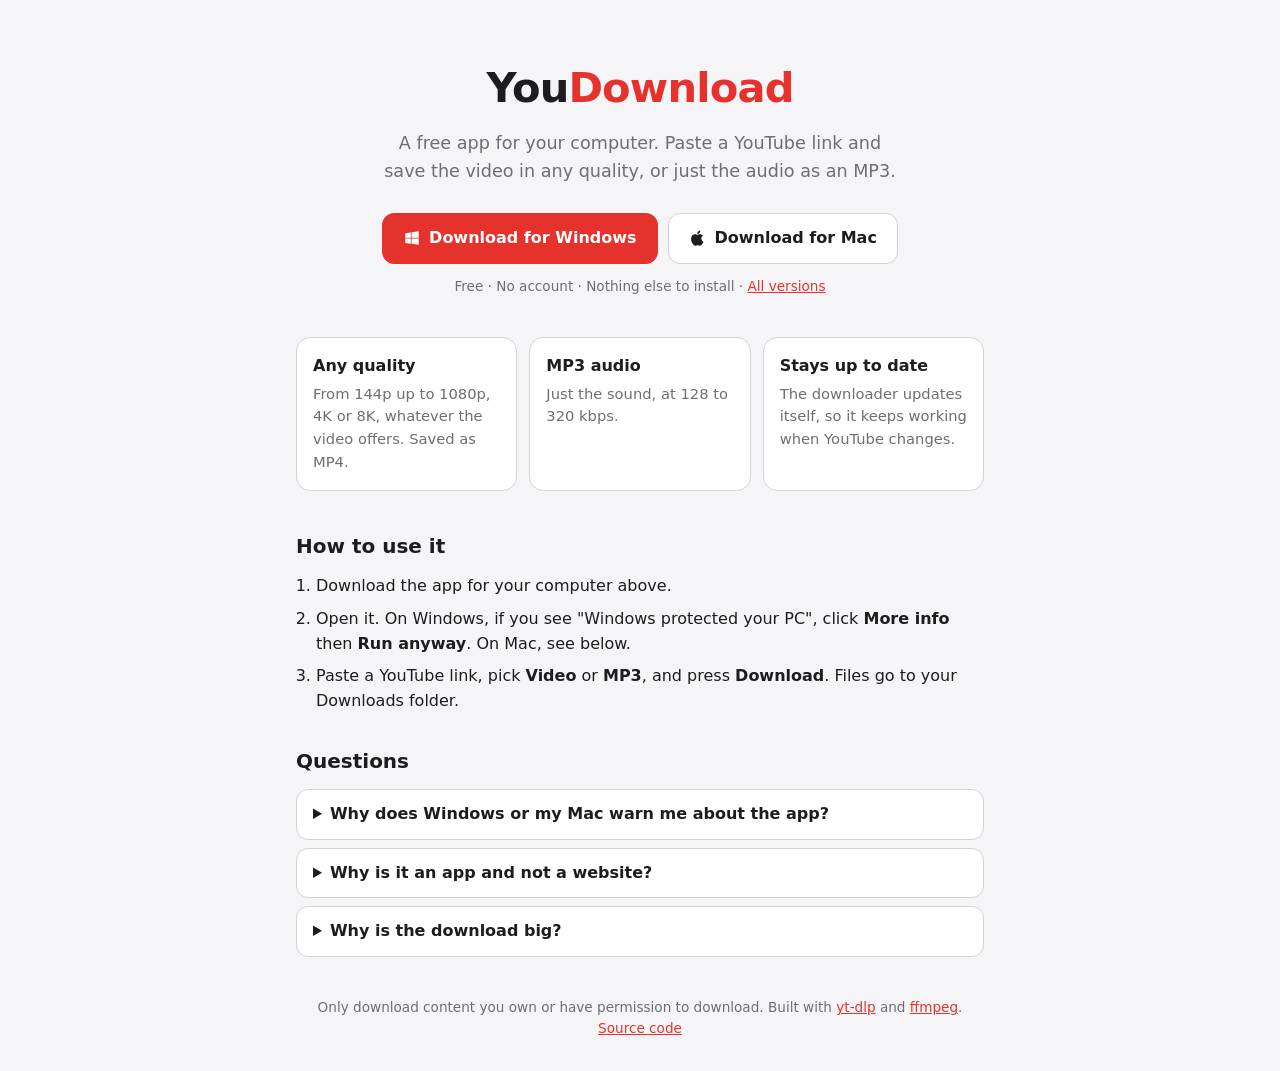
<file: index.html>
<!doctype html>
<html lang="en">
<head>
  <meta charset="utf-8">
  <meta name="viewport" content="width=device-width, initial-scale=1">
  <title>YouDownload</title>
  <meta name="description" content="A free desktop app to download YouTube videos in any quality, or as MP3.">
  <link rel="icon" href="data:image/svg+xml,<svg xmlns='http://www.w3.org/2000/svg' viewBox='0 0 100 100'><rect width='100' height='100' rx='22' fill='%23e5322d'/><path d='M50 25v38M33 47l17 17 17-17M30 76h40' stroke='white' stroke-width='9' fill='none' stroke-linecap='round' stroke-linejoin='round'/></svg>">
  <style>
    :root {
      --bg: #f5f5f7; --card: #fff; --text: #1d1d1f; --muted: #6e6e73;
      --border: #d2d2d7; --accent: #e5322d; --accent-hover: #c62a25;
    }
    @media (prefers-color-scheme: dark) {
      :root { --bg: #111113; --card: #1c1c1f; --text: #f2f2f4; --muted: #9a9aa0; --border: #34343a; }
    }
    * { box-sizing: border-box; }
    body { margin: 0; background: var(--bg); color: var(--text); font: 16px/1.55 system-ui, -apple-system, "Segoe UI", Roboto, sans-serif; }
    .wrap { max-width: 720px; margin: 0 auto; padding: 56px 16px 32px; }
    header { text-align: center; }
    h1 { margin: 0; font-size: 2.6rem; letter-spacing: -0.02em; }
    h1 span { color: var(--accent); }
    .lead { color: var(--muted); font-size: 1.1rem; margin: 10px auto 28px; max-width: 520px; }
    .buttons { display: flex; gap: 10px; justify-content: center; flex-wrap: wrap; }
    .btn {
      display: inline-flex; align-items: center; gap: 8px; padding: 12px 20px; border-radius: 12px;
      text-decoration: none; font-weight: 600; border: 1px solid var(--border); color: var(--text); background: var(--card);
    }
    .btn.primary { background: var(--accent); border-color: var(--accent); color: #fff; }
    .btn.primary:hover { background: var(--accent-hover); }
    .btn svg { width: 18px; height: 18px; }
    .small { font-size: 0.85rem; color: var(--muted); }
    .hint { margin-top: 12px; }
    a { color: var(--accent); }

    .grid { display: grid; grid-template-columns: repeat(auto-fit, minmax(200px, 1fr)); gap: 12px; margin: 40px 0; }
    .card { background: var(--card); border: 1px solid var(--border); border-radius: 14px; padding: 16px; }
    .card h3 { margin: 0 0 4px; font-size: 1rem; }
    .card p { margin: 0; color: var(--muted); font-size: 0.92rem; }

    h2 { font-size: 1.25rem; margin: 32px 0 12px; }
    ol { padding-left: 20px; margin: 0; }
    li { margin-bottom: 8px; }
    details { background: var(--card); border: 1px solid var(--border); border-radius: 12px; padding: 12px 16px; margin-bottom: 8px; }
    summary { cursor: pointer; font-weight: 600; }
    details p { margin: 8px 0 0; color: var(--muted); }
    footer { text-align: center; margin-top: 40px; }
  </style>
</head>
<body>
  <main class="wrap">
    <header>
      <h1>You<span>Download</span></h1>
      <p class="lead">A free app for your computer. Paste a YouTube link and save the video in any quality, or just the audio as an MP3.</p>
      <div class="buttons">
        <a id="win" class="btn primary" href="https://github.com/vashtag/YouDownload/releases/latest/download/YouDownload-Windows.exe">
          <svg viewBox="0 0 24 24" fill="currentColor" aria-hidden="true"><path d="M3 5.5 10.5 4.5v7H3zm0 13 7.5 1v-7H3zm8.5 1.1L21 21v-8.5h-9.5zm0-15.2V11.5H21V3z"/></svg>
          Download for Windows
        </a>
        <a id="mac" class="btn" href="https://github.com/vashtag/YouDownload/releases/latest/download/YouDownload-macOS.zip">
          <svg viewBox="0 0 24 24" fill="currentColor" aria-hidden="true"><path d="M16.4 12.6c0-2.4 2-3.6 2.1-3.7-1.2-1.7-3-1.9-3.6-2-1.5-.2-3 .9-3.8.9-.8 0-2-.9-3.3-.8-1.7 0-3.3 1-4.2 2.5-1.8 3.1-.5 7.7 1.3 10.2.9 1.2 1.9 2.6 3.2 2.6 1.3-.1 1.8-.8 3.3-.8 1.6 0 2 .8 3.3.8 1.4 0 2.3-1.3 3.1-2.5 1-1.4 1.4-2.8 1.4-2.9 0 0-2.8-1.1-2.8-4.3zM13.9 5.3c.7-.9 1.2-2 1-3.3-1 .1-2.2.7-2.9 1.5-.6.7-1.2 1.9-1 3.1 1.1.1 2.2-.6 2.9-1.3z"/></svg>
          Download for Mac
        </a>
      </div>
      <p class="small hint">Free · No account · Nothing else to install · <a href="https://github.com/vashtag/YouDownload/releases">All versions</a></p>
    </header>

    <section class="grid">
      <div class="card"><h3>Any quality</h3><p>From 144p up to 1080p, 4K or 8K, whatever the video offers. Saved as MP4.</p></div>
      <div class="card"><h3>MP3 audio</h3><p>Just the sound, at 128 to 320 kbps.</p></div>
      <div class="card"><h3>Stays up to date</h3><p>The downloader updates itself, so it keeps working when YouTube changes.</p></div>
    </section>

    <h2>How to use it</h2>
    <ol>
      <li>Download the app for your computer above.</li>
      <li>Open it. On Windows, if you see "Windows protected your PC", click <b>More info</b> then <b>Run anyway</b>. On Mac, see below.</li>
      <li>Paste a YouTube link, pick <b>Video</b> or <b>MP3</b>, and press <b>Download</b>. Files go to your Downloads folder.</li>
    </ol>

    <h2>Questions</h2>
    <details>
      <summary>Why does Windows or my Mac warn me about the app?</summary>
      <p>The app isn't signed with a paid developer certificate, so your computer doesn't recognise the publisher. On Windows click <b>More info</b>, then <b>Run anyway</b>. On Mac, unzip it, move YouDownload to Applications, then right-click it and choose <b>Open</b> (or allow it in System Settings &gt; Privacy &amp; Security). You only need to do this once.</p>
    </details>
    <details>
      <summary>Why is it an app and not a website?</summary>
      <p>YouTube doesn't allow websites to download videos from your browser. An app on your computer can, without sending anything through someone else's server.</p>
    </details>
    <details>
      <summary>Why is the download big?</summary>
      <p>It includes everything it needs (the yt-dlp downloader, ffmpeg for video and MP3 conversion, and a JavaScript engine YouTube requires), so there's nothing else to install.</p>
    </details>

    <footer class="small">Only download content you own or have permission to download. Built with <a href="https://github.com/yt-dlp/yt-dlp">yt-dlp</a> and <a href="https://ffmpeg.org/">ffmpeg</a>. <a href="https://github.com/vashtag/YouDownload">Source code</a></footer>
  </main>
  <script>
    // Put the visitor's platform first.
    if (/Mac/i.test(navigator.platform || navigator.userAgent)) {
      const win = document.getElementById("win"), mac = document.getElementById("mac");
      win.classList.remove("primary"); mac.classList.add("primary");
      mac.parentNode.insertBefore(mac, win);
    }
  </script>
</body>
</html>
</file>
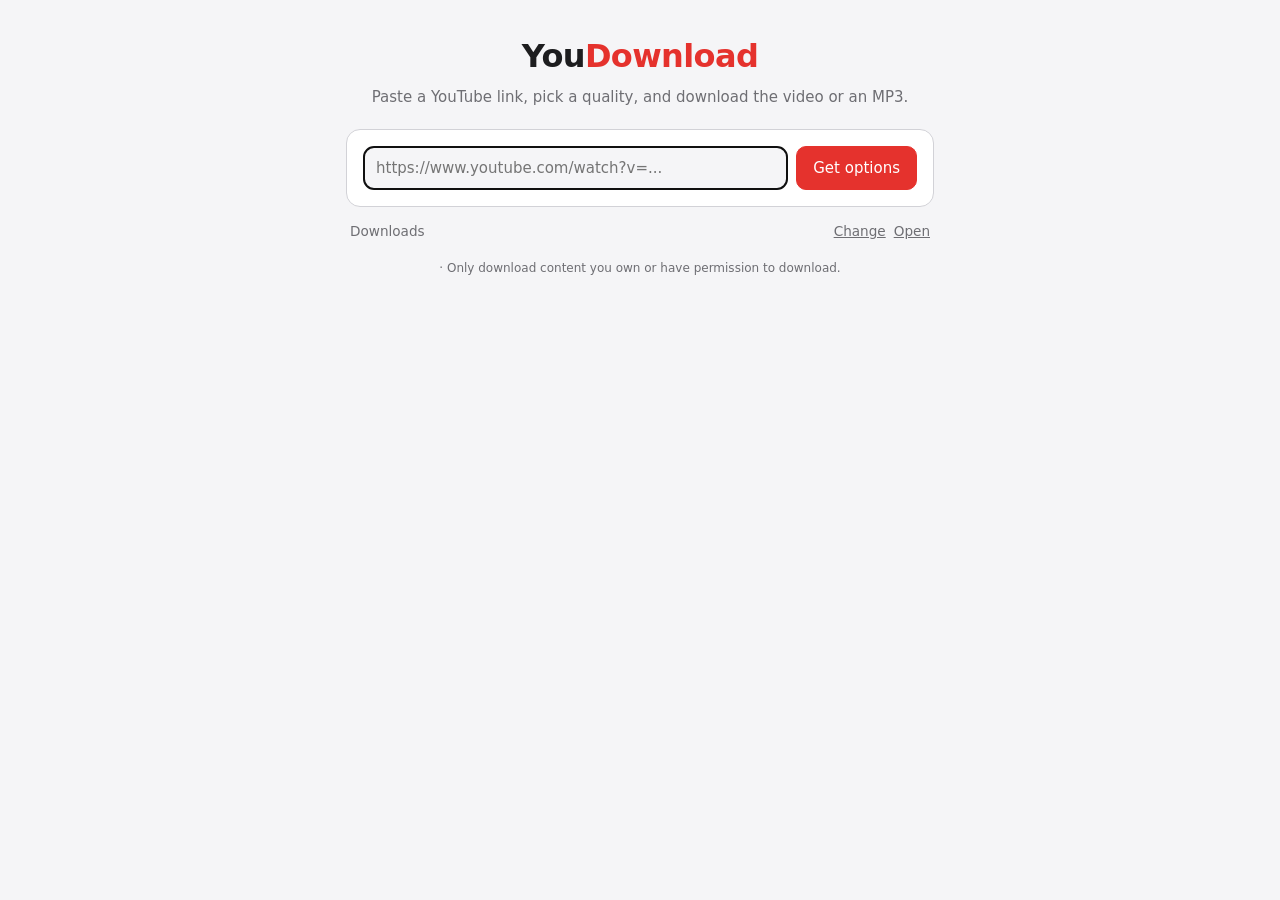
<file: youdownload/ui/index.html>
<!doctype html>
<html lang="en">
<head>
  <meta charset="utf-8">
  <meta name="viewport" content="width=device-width, initial-scale=1">
  <title>YouDownload</title>
  <style>
    :root {
      --bg: #f5f5f7;
      --card: #ffffff;
      --text: #1d1d1f;
      --muted: #6e6e73;
      --border: #d2d2d7;
      --accent: #e5322d;
      --accent-hover: #c62a25;
      --error-bg: #fdecec;
      --ok: #1f9d55;
      --ok-bg: #e8f6ee;
    }
    @media (prefers-color-scheme: dark) {
      :root {
        --bg: #111113;
        --card: #1c1c1f;
        --text: #f2f2f4;
        --muted: #9a9aa0;
        --border: #34343a;
        --error-bg: #3a1c1c;
        --ok-bg: #16301f;
      }
    }
    * { box-sizing: border-box; }
    html, body { margin: 0; background: var(--bg); color: var(--text); }
    body { font: 15px/1.5 system-ui, -apple-system, "Segoe UI", Roboto, sans-serif; }
    .wrap { max-width: 620px; margin: 0 auto; padding: 32px 16px 24px; }
    header { text-align: center; margin-bottom: 20px; }
    h1 { margin: 0; font-size: 2rem; letter-spacing: -0.02em; }
    h1 span { color: var(--accent); }
    .muted { color: var(--muted); }
    .small { font-size: 0.85rem; }
    .sub { margin: 6px 0 0; color: var(--muted); }

    .card { background: var(--card); border: 1px solid var(--border); border-radius: 14px; padding: 16px; margin-bottom: 14px; }
    .row { display: flex; gap: 8px; flex-wrap: wrap; align-items: center; }
    input, select, button { font: inherit; }
    input, select {
      flex: 1 1 240px; width: 100%; padding: 10px 12px;
      border: 1px solid var(--border); border-radius: 10px; background: var(--bg); color: var(--text);
    }
    button {
      padding: 10px 16px; border: 1px solid var(--border); border-radius: 10px;
      background: var(--bg); color: var(--text); cursor: pointer;
    }
    button:disabled { opacity: 0.6; cursor: default; }
    .accent { background: var(--accent); border-color: var(--accent); color: #fff; }
    .accent:hover:not(:disabled) { background: var(--accent-hover); }
    .link { background: none; border: none; padding: 0; color: var(--muted); text-decoration: underline; font-size: 0.85rem; }
    label { display: block; font-size: 0.85rem; color: var(--muted); margin-bottom: 6px; }

    .folder { display: flex; align-items: center; gap: 8px; font-size: 0.85rem; color: var(--muted); padding: 0 4px; margin-bottom: 14px; }
    .folder span { flex: 1; overflow: hidden; text-overflow: ellipsis; white-space: nowrap; direction: rtl; text-align: left; }

    .error { background: var(--error-bg); color: var(--accent); padding: 10px 14px; border-radius: 10px; overflow-wrap: anywhere; margin: 0 0 14px; }
    .note { background: var(--ok-bg); color: var(--ok); padding: 8px 12px; border-radius: 10px; font-size: 0.85rem; margin: 0 0 14px; }

    .video { display: flex; gap: 14px; align-items: flex-start; margin-bottom: 16px; }
    .video img { width: 150px; aspect-ratio: 16 / 9; object-fit: cover; border-radius: 8px; flex-shrink: 0; background: var(--bg); }
    .video h2 { font-size: 1rem; margin: 0 0 4px; overflow-wrap: anywhere; }
    .video p { margin: 0; font-size: 0.85rem; }
    @media (max-width: 460px) { .video { flex-direction: column; } .video img { width: 100%; } }

    .tabs { display: flex; gap: 6px; margin-bottom: 14px; }
    .tab { flex: 1; }
    .tab.active { background: var(--text); color: var(--card); border-color: var(--text); }
    .actions { display: flex; gap: 8px; margin-top: 16px; }
    .actions .accent { flex: 1; font-weight: 600; }

    #progress { margin-top: 14px; }
    .bar { height: 8px; border-radius: 4px; background: var(--border); overflow: hidden; }
    #bar-fill { height: 100%; width: 0; background: var(--accent); transition: width 0.3s; }
    #bar-fill.done { background: var(--ok); }
    #status { margin: 8px 0 0; font-size: 0.85rem; overflow-wrap: anywhere; }
    footer { text-align: center; font-size: 0.75rem; margin-top: 18px; }

    .spinner { display: inline-block; width: 14px; height: 14px; border: 2px solid rgba(255,255,255,.5); border-top-color: #fff; border-radius: 50%; animation: spin .8s linear infinite; vertical-align: -2px; margin-right: 6px; }
    @keyframes spin { to { transform: rotate(360deg); } }
  </style>
</head>
<body>
  <main class="wrap">
    <header>
      <h1>You<span>Download</span></h1>
      <p class="sub">Paste a YouTube link, pick a quality, and download the video or an MP3.</p>
    </header>

    <p id="note" class="note" hidden></p>

    <form id="url-form" class="card row">
      <input id="url" type="text" placeholder="https://www.youtube.com/watch?v=..." autocomplete="off" spellcheck="false" autofocus>
      <button id="fetch-btn" type="submit" class="accent">Get options</button>
    </form>

    <div class="folder">
      <span id="folder" title="">Downloads</span>
      <button id="change-folder" type="button" class="link">Change</button>
      <button id="open-folder" type="button" class="link">Open</button>
    </div>

    <p id="error" class="error" hidden></p>

    <section id="result" class="card" hidden>
      <div class="video">
        <img id="thumb" alt="" onerror="this.hidden=true" onload="this.hidden=false">
        <div>
          <h2 id="title"></h2>
          <p id="meta" class="muted"></p>
        </div>
      </div>

      <div class="tabs" role="tablist">
        <button type="button" class="tab active" data-kind="video" role="tab">Video (MP4)</button>
        <button type="button" class="tab" data-kind="audio" role="tab">Audio (MP3)</button>
      </div>

      <div class="panel" data-panel="video">
        <label for="quality">Quality</label>
        <select id="quality"></select>
      </div>

      <div class="panel" data-panel="audio" hidden>
        <label for="bitrate">Bitrate</label>
        <select id="bitrate">
          <option value="320">320 kbps (best)</option>
          <option value="256">256 kbps</option>
          <option value="192" selected>192 kbps</option>
          <option value="128">128 kbps (smallest)</option>
        </select>
      </div>

      <div class="actions">
        <button id="download-btn" type="button" class="accent">Download</button>
        <button id="cancel-btn" type="button" hidden>Cancel</button>
      </div>

      <div id="progress" hidden>
        <div class="bar"><div id="bar-fill"></div></div>
        <p id="status" class="muted"></p>
        <p id="done-actions" hidden style="margin:8px 0 0">
          <button id="show-file" type="button">Show in folder</button>
        </p>
      </div>
    </section>

    <footer class="muted"><span id="version"></span> · Only download content you own or have permission to download.</footer>
  </main>

  <script>
    const $ = (id) => document.getElementById(id);
    let api = null;
    let current = null;
    let kind = "video";
    let jobId = null;
    let lastFile = null;

    function showError(msg) {
      $("error").textContent = msg || "";
      $("error").hidden = !msg;
    }

    function fmtDuration(s) {
      if (!s) return "";
      const h = Math.floor(s / 3600), m = Math.floor((s % 3600) / 60), sec = String(Math.floor(s % 60)).padStart(2, "0");
      return h ? `${h}:${String(m).padStart(2, "0")}:${sec}` : `${m}:${sec}`;
    }

    function setFolder(path) {
      $("folder").textContent = "Saving to: " + path;
      $("folder").title = path;
    }

    async function refreshState() {
      const st = await api.get_state();
      setFolder(st.folder);
      $("version").textContent = `yt-dlp ${st.ytdlp}`;
      if (st.update_note) {
        $("note").textContent = st.update_note;
        $("note").hidden = false;
      }
      if (!st.ffmpeg) showError("ffmpeg wasn't found, so MP3 and HD downloads won't work.");
      return st;
    }

    function init(pyApi) {
      api = pyApi;
      refreshState();
      // The yt-dlp update check runs in the background; show its note when it finishes.
      setTimeout(refreshState, 15000);
    }

    window.addEventListener("pywebviewready", () => init(window.pywebview.api));
    if (window.pywebview && window.pywebview.api) init(window.pywebview.api);

    $("change-folder").addEventListener("click", async () => setFolder(await api.choose_folder()));
    $("open-folder").addEventListener("click", () => api.open_folder(null));
    $("show-file").addEventListener("click", () => api.open_folder(lastFile));

    // Paste a link and it looks it up right away.
    $("url").addEventListener("paste", () => setTimeout(() => $("url-form").requestSubmit(), 0));

    $("url-form").addEventListener("submit", async (e) => {
      e.preventDefault();
      if (!api) return;
      const url = $("url").value.trim();
      if (!url) return;
      showError("");
      $("result").hidden = true;
      const btn = $("fetch-btn");
      btn.disabled = true;
      btn.innerHTML = '<span class="spinner"></span>Loading';
      try {
        const info = await api.get_info(url);
        if (info.error) return showError(info.error);
        current = info;
        render(info);
      } catch (err) {
        showError(String(err && err.message ? err.message : err));
      } finally {
        btn.disabled = false;
        btn.textContent = "Get options";
      }
    });

    function render(info) {
      $("thumb").src = info.thumbnail || "";
      $("title").textContent = info.title || "Untitled";
      $("meta").textContent = [info.uploader, fmtDuration(info.duration)].filter(Boolean).join(" · ");
      const q = $("quality");
      q.innerHTML = "";
      if (!info.qualities.length) q.add(new Option("Best available", "best"));
      for (const { height, label } of info.qualities) q.add(new Option(label, height));
      const def = info.qualities.find((x) => x.height <= 1080);
      if (def) q.value = def.height;
      $("progress").hidden = true;
      $("result").hidden = false;
    }

    document.querySelectorAll(".tab").forEach((tab) =>
      tab.addEventListener("click", () => {
        kind = tab.dataset.kind;
        document.querySelectorAll(".tab").forEach((t) => t.classList.toggle("active", t === tab));
        document.querySelectorAll(".panel").forEach((p) => (p.hidden = p.dataset.panel !== kind));
      })
    );

    function setProgress(pct, msg, done) {
      $("bar-fill").style.width = `${pct}%`;
      $("bar-fill").classList.toggle("done", !!done);
      $("status").textContent = msg;
    }

    function setBusy(busy) {
      $("download-btn").disabled = busy;
      $("download-btn").textContent = busy ? "Downloading..." : "Download";
      $("cancel-btn").hidden = !busy;
      $("fetch-btn").disabled = busy;
    }

    $("cancel-btn").addEventListener("click", () => jobId && api.cancel(jobId));

    $("download-btn").addEventListener("click", async () => {
      if (!current || jobId) return;
      showError("");
      $("done-actions").hidden = true;
      $("progress").hidden = false;
      setProgress(0, "Starting...");
      setBusy(true);
      const value = kind === "video" ? $("quality").value : $("bitrate").value;
      try {
        const res = await api.start_download(current.url, kind, String(value));
        if (res.error) throw new Error(res.error);
        jobId = res.job_id;
        while (true) {
          await new Promise((r) => setTimeout(r, 500));
          const job = await api.progress(jobId);
          if (job.status === "done") {
            lastFile = job.file;
            setProgress(100, `Saved: ${job.filename}`, true);
            $("done-actions").hidden = false;
            break;
          }
          if (job.status === "cancelled") { setProgress(0, "Cancelled."); break; }
          if (job.status === "error") throw new Error(job.message);
          setProgress(job.progress, job.message);
        }
      } catch (err) {
        $("progress").hidden = true;
        showError(err.message || String(err));
      } finally {
        jobId = null;
        setBusy(false);
      }
    });
  </script>
</body>
</html>
</file>
